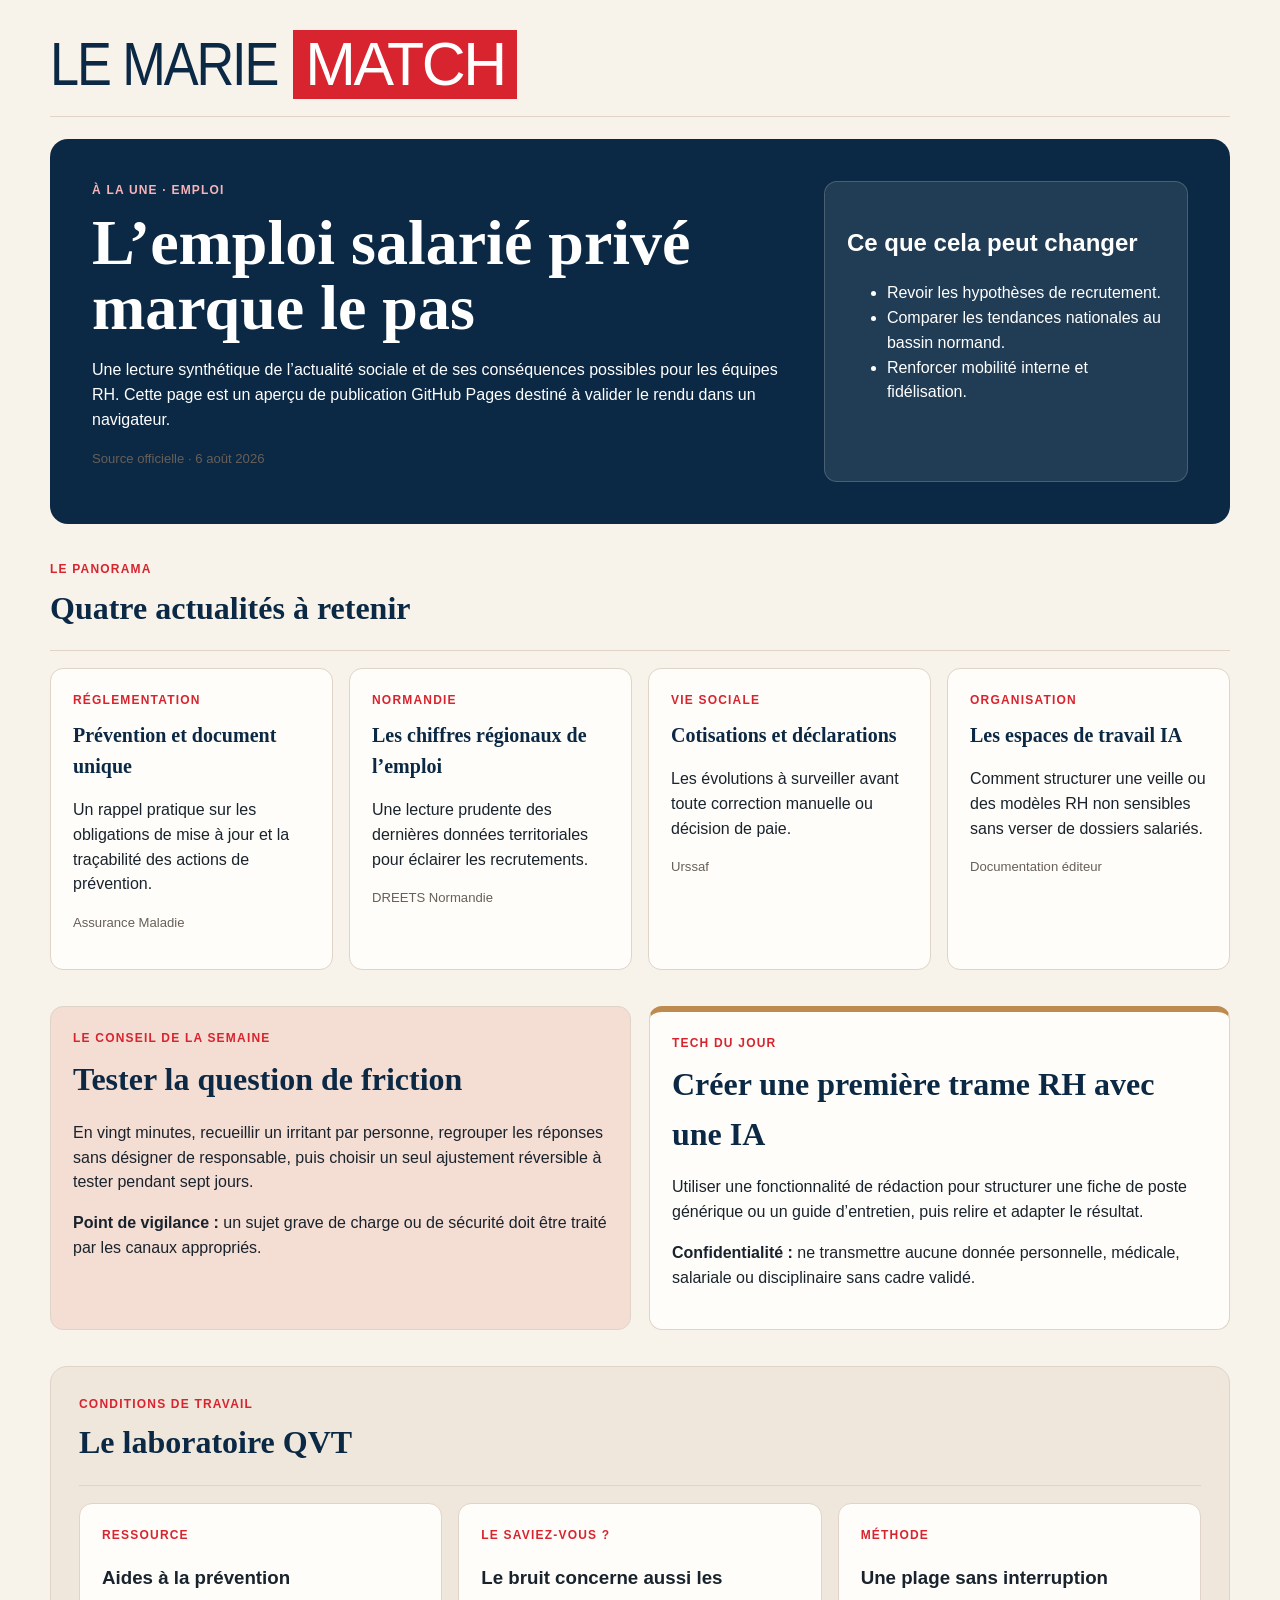
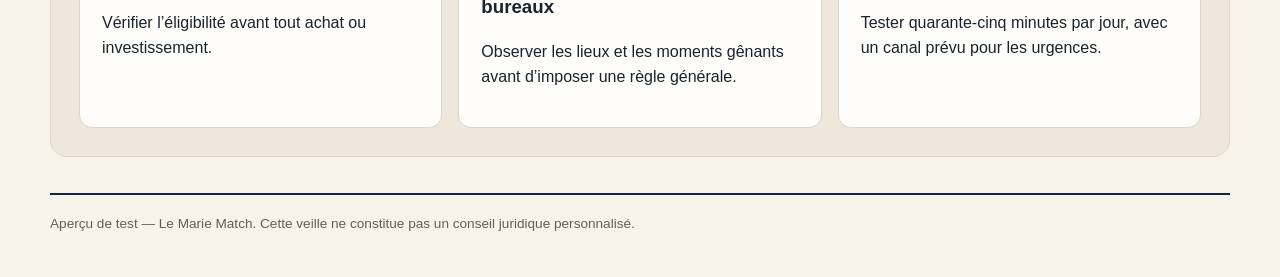
<file: index.html>
<!doctype html>
<html lang="fr">
<head>
<meta charset="utf-8">
<meta name="viewport" content="width=device-width,initial-scale=1">
<title>Le Marie Match — Aperçu</title>
<style>
:root{--paper:#f7f2ea;--card:#fffdf9;--navy:#0b2945;--red:#d8242f;--gold:#bd8b4f;--border:#dfd4c7;--ink:#19232d;--muted:#675f58}*{box-sizing:border-box}body{margin:0;background:var(--paper);color:var(--ink);font-family:Arial,Helvetica,sans-serif;line-height:1.55}.page{width:min(1180px,calc(100% - 32px));margin:auto;padding:22px 0 42px}.masthead{padding:8px 0 17px;border-bottom:1px solid var(--border);margin-bottom:22px}.brand{display:inline-flex;align-items:center;font-family:Impact,"Arial Narrow Bold",Arial,sans-serif;font-size:clamp(2rem,6vw,3.8rem);line-height:.9;letter-spacing:-.04em}.brand .first{color:var(--navy);transform:scaleX(.86);transform-origin:left center;margin-right:-.35em}.brand .match{background:var(--red);color:#fff;padding:.12em .2em}.lead{display:grid;grid-template-columns:1.45fr .75fr;gap:28px;background:var(--navy);color:#fff;padding:42px;border-radius:18px;margin-bottom:34px}.kicker{color:#d8242f;font-size:.75rem;font-weight:800;letter-spacing:.1em;text-transform:uppercase}.lead .kicker{color:#f7b4b8}.lead h1,.section h2,.card h3,.feature h2{font-family:Georgia,"Times New Roman",serif}.lead h1{font-size:clamp(2.2rem,5vw,4.5rem);line-height:1.02;margin:10px 0 18px}.impact{background:rgba(255,255,255,.09);border:1px solid rgba(255,255,255,.18);border-radius:13px;padding:22px}.section{margin:36px 0}.section-head{border-bottom:1px solid var(--border);padding-bottom:12px;margin-bottom:17px}.section h2{color:var(--navy);font-size:2rem;margin:5px 0}.grid4{display:grid;grid-template-columns:repeat(4,1fr);gap:16px}.card,.feature,.qvt{background:var(--card);border:1px solid var(--border);border-radius:13px;padding:22px}.card h3{color:var(--navy);font-size:1.25rem;margin:10px 0}.source{color:var(--muted);font-size:.82rem}.features{display:grid;grid-template-columns:1fr 1fr;gap:18px}.advice{background:#f4ddd3}.tech{border-top:6px solid var(--gold)}.feature h2{color:var(--navy);font-size:2rem;margin:8px 0}.qvt-wrap{background:#efe7dc;border:1px solid var(--border);border-radius:17px;padding:28px}.grid3{display:grid;grid-template-columns:repeat(3,1fr);gap:16px}.footer{border-top:2px solid var(--navy);margin-top:34px;padding-top:18px;color:var(--muted);font-size:.85rem}@media(max-width:900px){.grid4{grid-template-columns:repeat(2,1fr)}.lead,.features{grid-template-columns:1fr}}@media(max-width:620px){.grid4,.grid3{grid-template-columns:1fr}.page{width:min(100% - 22px,1180px)}.lead{padding:25px 21px}}
</style>
</head>
<body><main class="page">
<header class="masthead"><div class="brand" aria-label="Le Marie Match"><span class="first">LE MARIE</span><span class="match">MATCH</span></div></header>
<article class="lead"><div><div class="kicker">À la une · Emploi</div><h1>L’emploi salarié privé marque le pas</h1><p>Une lecture synthétique de l’actualité sociale et de ses conséquences possibles pour les équipes RH. Cette page est un aperçu de publication GitHub Pages destiné à valider le rendu dans un navigateur.</p><p class="source">Source officielle · 6 août 2026</p></div><aside class="impact"><h2>Ce que cela peut changer</h2><ul><li>Revoir les hypothèses de recrutement.</li><li>Comparer les tendances nationales au bassin normand.</li><li>Renforcer mobilité interne et fidélisation.</li></ul></aside></article>
<section class="section"><div class="section-head"><div class="kicker">Le panorama</div><h2>Quatre actualités à retenir</h2></div><div class="grid4">
<article class="card"><div class="kicker">Réglementation</div><h3>Prévention et document unique</h3><p>Un rappel pratique sur les obligations de mise à jour et la traçabilité des actions de prévention.</p><p class="source">Assurance Maladie</p></article>
<article class="card"><div class="kicker">Normandie</div><h3>Les chiffres régionaux de l’emploi</h3><p>Une lecture prudente des dernières données territoriales pour éclairer les recrutements.</p><p class="source">DREETS Normandie</p></article>
<article class="card"><div class="kicker">Vie sociale</div><h3>Cotisations et déclarations</h3><p>Les évolutions à surveiller avant toute correction manuelle ou décision de paie.</p><p class="source">Urssaf</p></article>
<article class="card"><div class="kicker">Organisation</div><h3>Les espaces de travail IA</h3><p>Comment structurer une veille ou des modèles RH non sensibles sans verser de dossiers salariés.</p><p class="source">Documentation éditeur</p></article>
</div></section>
<div class="features"><section class="feature advice"><div class="kicker">Le conseil de la semaine</div><h2>Tester la question de friction</h2><p>En vingt minutes, recueillir un irritant par personne, regrouper les réponses sans désigner de responsable, puis choisir un seul ajustement réversible à tester pendant sept jours.</p><p><strong>Point de vigilance :</strong> un sujet grave de charge ou de sécurité doit être traité par les canaux appropriés.</p></section><section class="feature tech"><div class="kicker">Tech du jour</div><h2>Créer une première trame RH avec une IA</h2><p>Utiliser une fonctionnalité de rédaction pour structurer une fiche de poste générique ou un guide d’entretien, puis relire et adapter le résultat.</p><p><strong>Confidentialité :</strong> ne transmettre aucune donnée personnelle, médicale, salariale ou disciplinaire sans cadre validé.</p></section></div>
<section class="section qvt-wrap"><div class="section-head"><div class="kicker">Conditions de travail</div><h2>Le laboratoire QVT</h2></div><div class="grid3"><article class="qvt"><div class="kicker">Ressource</div><h3>Aides à la prévention</h3><p>Vérifier l’éligibilité avant tout achat ou investissement.</p></article><article class="qvt"><div class="kicker">Le saviez-vous ?</div><h3>Le bruit concerne aussi les bureaux</h3><p>Observer les lieux et les moments gênants avant d’imposer une règle générale.</p></article><article class="qvt"><div class="kicker">Méthode</div><h3>Une plage sans interruption</h3><p>Tester quarante-cinq minutes par jour, avec un canal prévu pour les urgences.</p></article></div></section>
<footer class="footer">Aperçu de test — Le Marie Match. Cette veille ne constitue pas un conseil juridique personnalisé.</footer>
</main></body></html>
</file>
